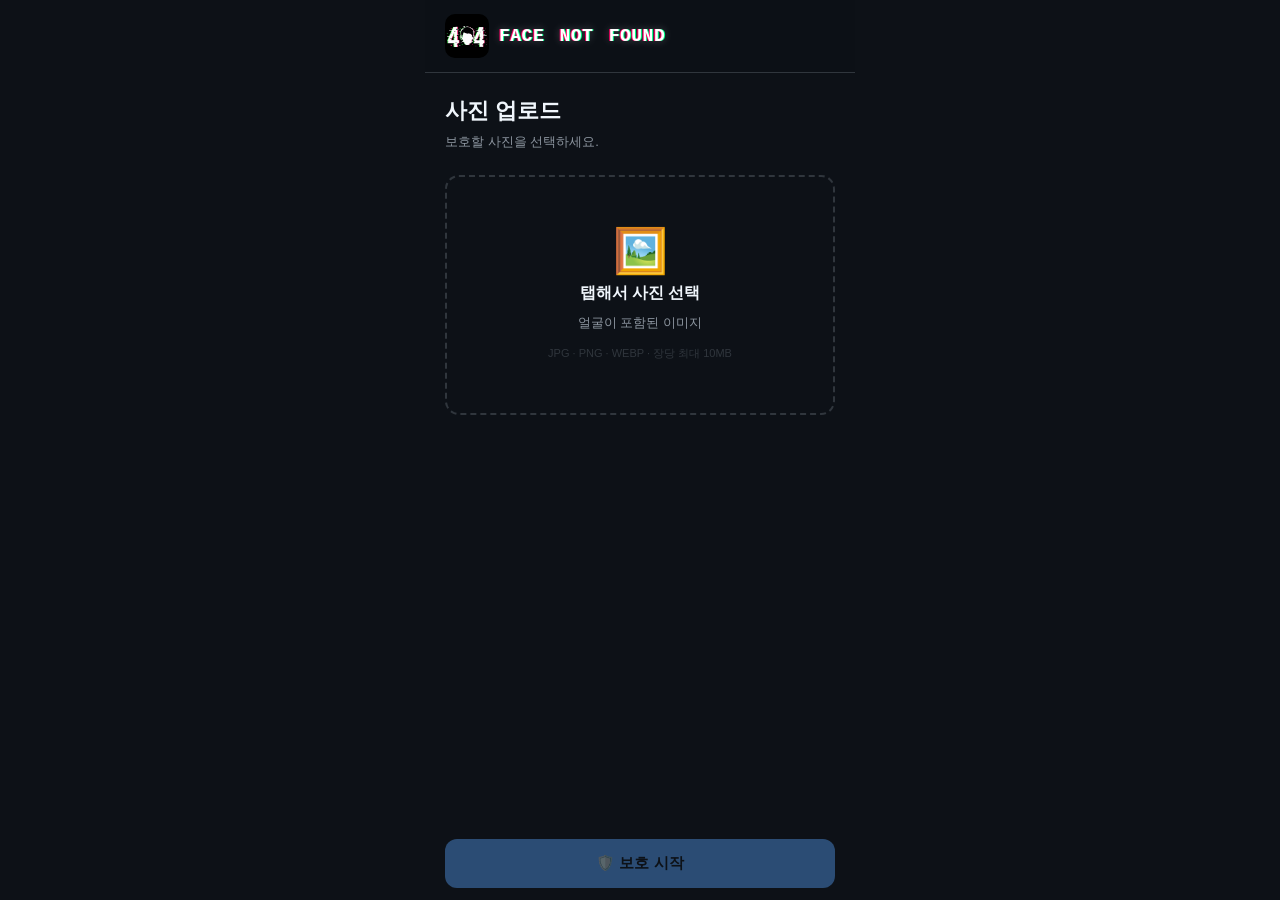
<file: index.html>
<!DOCTYPE html>
<html lang="ko">
<head>
  <meta charset="UTF-8" />
  <meta name="viewport" content="width=device-width, initial-scale=1.0, maximum-scale=1.0, user-scalable=no" />
  <title>FaceNotFound</title>
  <link rel="icon" type="image/png" href="icon.png">
  <link rel="stylesheet" href="style.css" />
</head>
<body>

<div class="app-bar">
  <button class="btn-back" id="btnBack" onclick="resetAll()" hidden>← 뒤로가기</button>
  <div class="app-logo" style="cursor:pointer" onclick="resetAll()">
    <img src="icon.png" alt="" class="app-logo-icon" width="44" height="44">
    <span class="app-logo-text">Face Not Found</span>
  </div>
</div>

<!-- ══ 페이지 본문 (로딩 중 불투명 처리됨) ════════ -->
<div id="pageContent">
  <div class="scroll-area">

    <!-- 업로드 영역 -->
    <div id="uploadSection">
      <p class="section-title">사진 업로드</p>
      <p class="section-sub">보호할 사진을 선택하세요.</p>
      

      <input type="file" id="fileInput" accept="image/jpeg,image/png,image/webp" hidden />

      <div class="drop-zone" id="dropZone">
        <div class="drop-icon">🖼️</div>
        <div class="drop-label">탭해서 사진 선택</div>
        <div class="drop-sub">얼굴이 포함된 이미지</div>
        <div class="drop-fmt">JPG · PNG · WEBP · 장당 최대 10MB</div>
      </div>

      <div class="thumb-area" id="thumbArea">
        <div class="thumb-header">
          <span class="thumb-count" id="thumbCount">0장 선택됨</span>
        </div>
        <div class="thumb-grid" id="thumbGrid">
          <div class="thumb-overlay"><span>탭하여 사진 변경</span></div>
        </div>
      </div>
    </div>

    <!-- 결과 영역 (처음엔 숨김, 보호 완료 후 나타남) -->
    <div id="resultSection" hidden>
      <div class="result-sep"></div>

      <div class="result-badge">✓ 보호 완료</div>
      <p class="section-title" id="resultTitle">사진이 보호되었습니다</p>

      <!-- 원본 / 보호본 비교 (JS가 채움) -->
      <div id="comparePairs"></div>

      <!-- 취약도 점수 -->
      <div class="score-row">
        <div class="score-chip danger">
          <span class="chip-label">보호 전 취약도</span>
          <span class="chip-val" id="scoreOrig">95.5%</span>
        </div>
        <div class="score-arrow">→</div>
        <div class="score-chip safe">
          <span class="chip-label">보호 후 취약도</span>
          <span class="chip-val" id="scoreProt">4.2%</span>
        </div>
      </div>

      <button class="btn btn-green" onclick="downloadAll()">⬇️ 보호된 사진 저장</button>
      <a class="btn btn-outline" style="margin-top:10px" href="analysis.html">📊 분석 보러가기</a>
    </div>

  </div>

  <!-- 하단 고정 버튼 -->
  <div class="sticky-bottom">
    <button class="btn btn-primary" id="btnProtect" onclick="startProtection()" disabled>
      🛡️ 보호 시작
    </button>
  </div>
</div>

<!-- ══ 로딩 오버레이 (업로드 화면 위에 뜸) ════════ -->
<div id="loadingOverlay" hidden>
  <div class="loading-card">
    <div class="spinner-wrap">
      <div class="spinner"></div>
      <div class="spinner-icon">🛡️</div>
    </div>
    <div class="loading-text">
      <div class="loading-title" id="loadingTitle">보호 처리 중...</div>
      <div class="loading-sub"  id="loadingSub">잠시만 기다려 주세요</div>
    </div>
    <div class="progress-wrap">
      <div class="progress-bar" id="progressBar"></div>
    </div>
    <div class="track-list">
      <div class="track-item" id="track0"><div class="track-dot"></div>얼굴 특징점 분석 (MediaPipe)</div>
      <div class="track-item" id="track1"><div class="track-dot"></div>FGSM 적대적 노이즈 생성</div>
      <div class="track-item" id="track2"><div class="track-dot"></div>보호 이미지 렌더링</div>
      <div class="track-item" id="track3"><div class="track-dot"></div>딥페이크 취약도 분석</div>
    </div>
  </div>
</div>

<script src="app.js"></script>
</body>
</html>
</file>
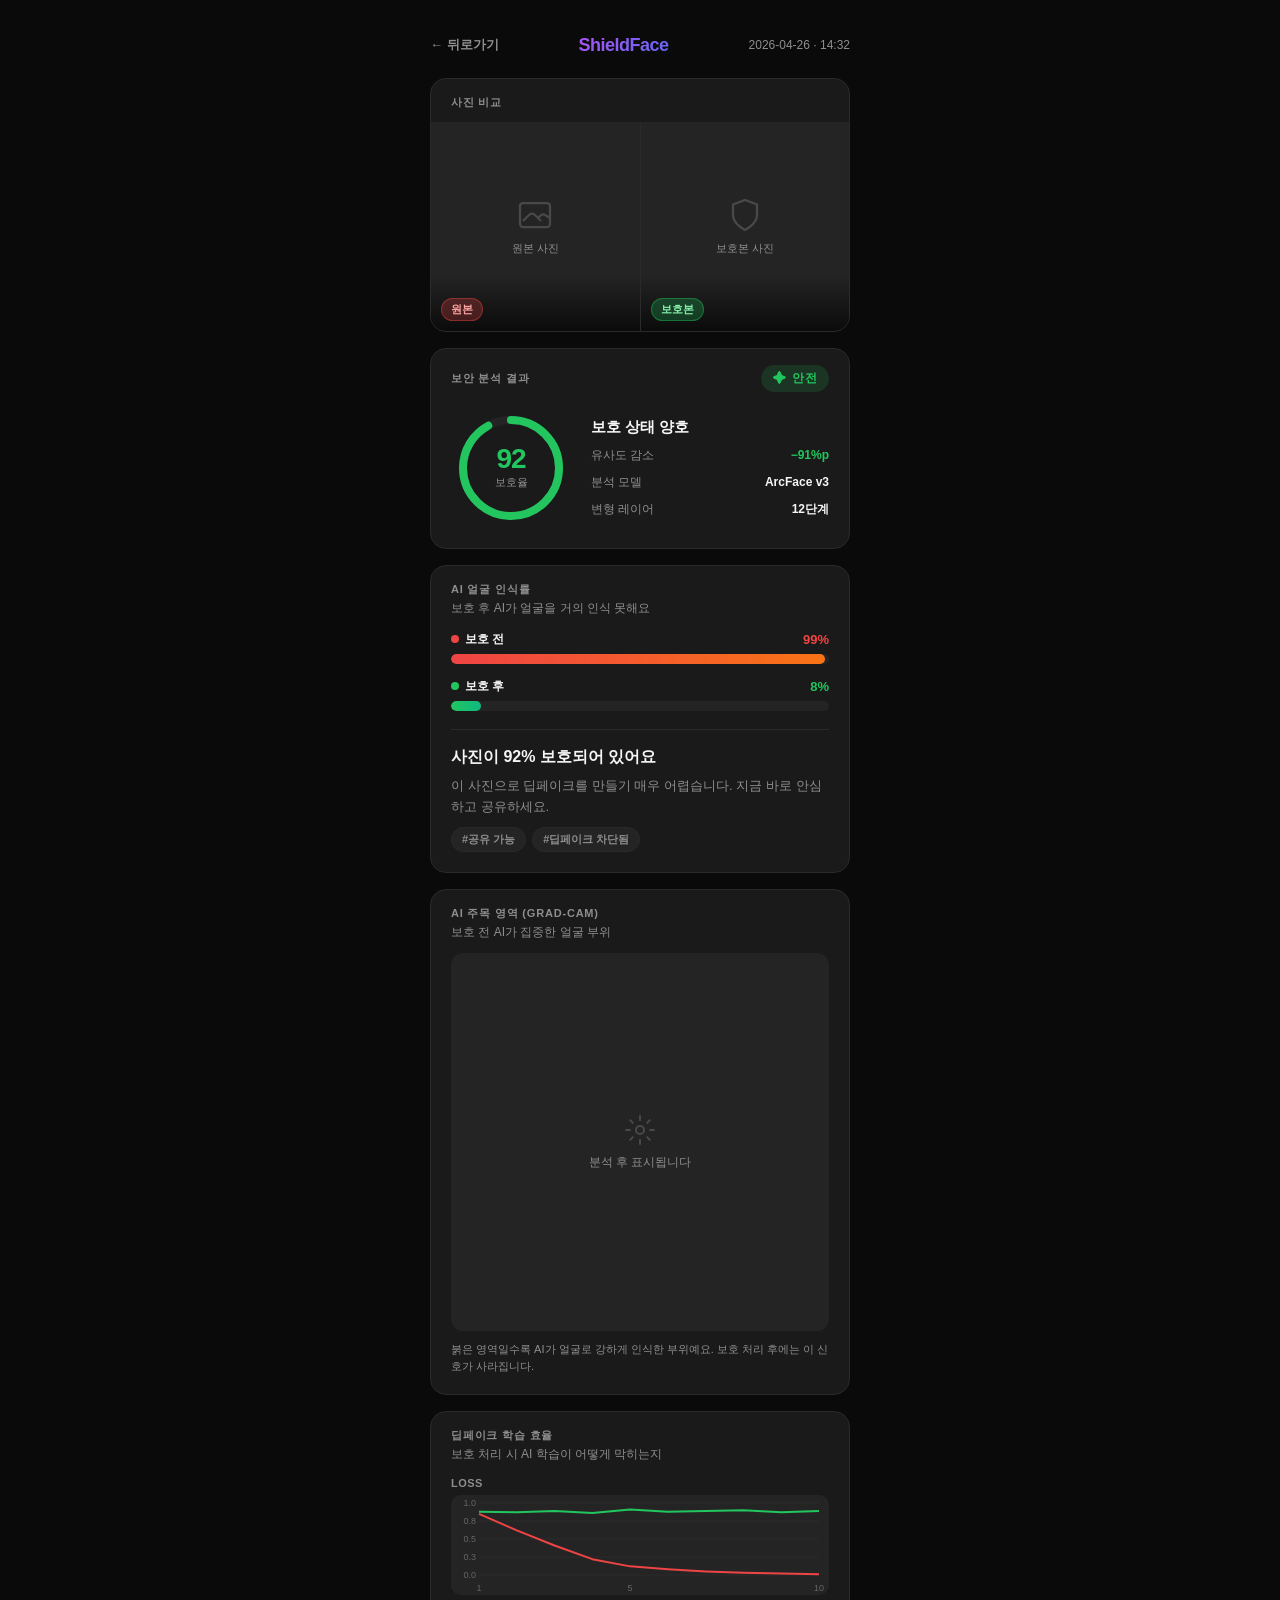
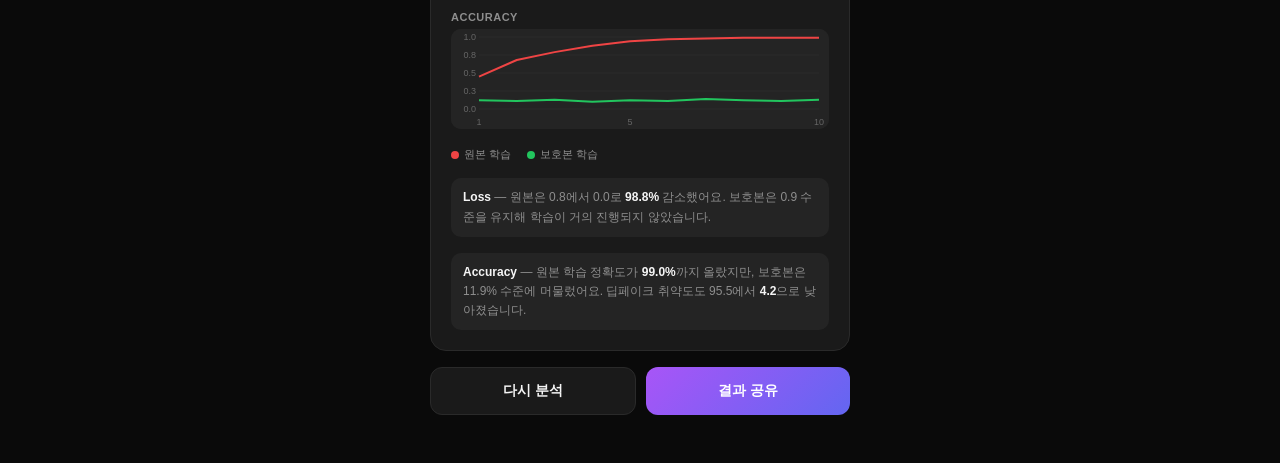
<file: deepfake-result.html>
<!DOCTYPE html>
<html lang="ko">
<head>
<meta charset="UTF-8">
<meta name="viewport" content="width=device-width, initial-scale=1.0">
<title>딥페이크 방어 분석 결과</title>
<style>
  :root {
    --bg: #0a0a0a;
    --surface: #1a1a1a;
    --surface2: #242424;
    --border: #2a2a2a;
    --text: #f5f5f5;
    --text-muted: #8e8e8e;
    --safe: #22c55e;
    --safe-dim: rgba(34,197,94,0.15);
    --warn: #eab308;
    --warn-dim: rgba(234,179,8,0.15);
    --danger: #ef4444;
    --danger-dim: rgba(239,68,68,0.15);
    --accent: #a855f7;
    --accent2: #6366f1;
    --radius: 16px;
  }

  * { box-sizing: border-box; margin: 0; padding: 0; }

  body {
    background: var(--bg);
    color: var(--text);
    font-family: -apple-system, BlinkMacSystemFont, 'Segoe UI', sans-serif;
    min-height: 100vh;
    display: flex;
    justify-content: center;
    padding: 24px 16px 48px;
  }

  .container {
    width: 100%;
    max-width: 420px;
    display: flex;
    flex-direction: column;
    gap: 16px;
  }

  /* ─── Header ─── */
  .header {
    display: flex;
    align-items: center;
    justify-content: space-between;
    padding: 8px 0 4px;
  }
  .btn-back {
    background: none;
    border: none;
    color: var(--text-muted);
    font-size: 13px;
    font-weight: 600;
    cursor: pointer;
    padding: 4px 0;
    display: flex;
    align-items: center;
    gap: 4px;
    transition: color 0.15s;
  }
  .btn-back:hover { color: var(--text); }
  .header-logo {
    font-size: 18px;
    font-weight: 700;
    background: linear-gradient(135deg, var(--accent), var(--accent2));
    -webkit-background-clip: text;
    -webkit-text-fill-color: transparent;
    letter-spacing: -0.5px;
  }
  .header-time {
    font-size: 12px;
    color: var(--text-muted);
  }

  /* ─── Card base ─── */
  .card {
    background: var(--surface);
    border: 1px solid var(--border);
    border-radius: var(--radius);
    overflow: hidden;
  }

  /* ─── Compare card ─── */
  .compare-header {
    display: flex;
    align-items: center;
    justify-content: space-between;
    padding: 16px 20px 12px;
  }
  .compare-hint {
    font-size: 11px;
    color: var(--text-muted);
  }
  .compare-grid {
    display: grid;
    grid-template-columns: 1fr 1fr;
    gap: 1px;
    background: var(--border);
  }
  .compare-slot {
    background: var(--surface);
  }
  .compare-label-wrap {
    display: block;
    cursor: pointer;
  }
  .compare-img-wrap {
    position: relative;
    width: 100%;
    aspect-ratio: 1 / 1;
    background: var(--surface2);
    display: flex;
    align-items: center;
    justify-content: center;
    overflow: hidden;
  }
  .compare-img-wrap img {
    width: 100%; height: 100%;
    object-fit: cover;
    display: none;
    transition: opacity 0.3s;
  }
  .compare-placeholder {
    display: flex;
    flex-direction: column;
    align-items: center;
    gap: 8px;
    color: var(--text-muted);
    padding: 12px;
    text-align: center;
  }
  .compare-placeholder svg { opacity: 0.35; }
  .compare-placeholder span { font-size: 11px; line-height: 1.4; }
  .compare-tag-row {
    position: absolute;
    bottom: 0; left: 0; right: 0;
    padding: 24px 10px 10px;
    background: linear-gradient(transparent, rgba(0,0,0,0.7));
    display: flex;
    align-items: flex-end;
    justify-content: space-between;
  }
  .compare-tag {
    font-size: 11px;
    font-weight: 700;
    border-radius: 999px;
    padding: 3px 9px;
    letter-spacing: 0.2px;
  }
  .compare-tag-before {
    background: rgba(239,68,68,0.25);
    color: #fca5a5;
    border: 1px solid rgba(239,68,68,0.4);
  }
  .compare-tag-after {
    background: rgba(34,197,94,0.25);
    color: #86efac;
    border: 1px solid rgba(34,197,94,0.4);
  }
  .compare-upload-icon {
    font-size: 10px;
    color: rgba(255,255,255,0.5);
    display: flex;
    align-items: center;
    gap: 3px;
  }
  .compare-footer {
    padding: 10px 20px 14px;
    display: flex;
    align-items: center;
    gap: 6px;
    font-size: 11px;
    color: var(--text-muted);
  }
  .scan-badge {
    display: flex;
    align-items: center;
    gap: 5px;
    background: var(--surface2);
    border: 1px solid var(--border);
    border-radius: 999px;
    padding: 4px 10px;
    font-size: 11px;
    color: var(--text-muted);
    margin-left: auto;
  }
  .scan-dot {
    width: 6px; height: 6px;
    border-radius: 50%;
    background: var(--safe);
    animation: pulse-dot 1.5s ease-in-out infinite;
  }
  @keyframes pulse-dot {
    0%,100% { opacity: 1; }
    50% { opacity: 0.3; }
  }

  /* ─── Status card ─── */
  .status-card .card-header {
    display: flex;
    align-items: center;
    justify-content: space-between;
    padding: 16px 20px 0;
  }
  .card-label {
    font-size: 11px;
    font-weight: 600;
    letter-spacing: 0.8px;
    text-transform: uppercase;
    color: var(--text-muted);
  }
  .status-badge {
    display: inline-flex;
    align-items: center;
    gap: 6px;
    border-radius: 999px;
    padding: 5px 12px;
    font-size: 12px;
    font-weight: 700;
    letter-spacing: 0.3px;
  }
  .badge-icon {
    font-size: 13px;
  }

  .status-body {
    display: flex;
    align-items: center;
    justify-content: space-between;
    padding: 16px 20px 20px;
    gap: 20px;
  }

  /* Circular gauge */
  .gauge-wrap {
    position: relative;
    flex-shrink: 0;
    width: 120px;
    height: 120px;
  }
  .gauge-svg {
    transform: rotate(-90deg);
    width: 120px;
    height: 120px;
  }
  .gauge-track {
    fill: none;
    stroke: var(--surface2);
    stroke-width: 8;
  }
  .gauge-fill {
    fill: none;
    stroke-width: 8;
    stroke-linecap: round;
    stroke-dasharray: 301.59;
    stroke-dashoffset: 301.59;
    transition: stroke-dashoffset 1.4s cubic-bezier(0.22, 1, 0.36, 1),
                stroke 0.4s ease;
  }
  .gauge-center {
    position: absolute;
    inset: 0;
    display: flex;
    flex-direction: column;
    align-items: center;
    justify-content: center;
    pointer-events: none;
  }
  .gauge-pct {
    font-size: 28px;
    font-weight: 800;
    line-height: 1;
    letter-spacing: -1px;
  }
  .gauge-unit {
    font-size: 11px;
    color: var(--text-muted);
    margin-top: 2px;
  }

  /* Status info */
  .status-info {
    flex: 1;
    display: flex;
    flex-direction: column;
    gap: 10px;
  }
  .status-title {
    font-size: 15px;
    font-weight: 700;
    line-height: 1.3;
  }
  .stat-row {
    display: flex;
    align-items: center;
    justify-content: space-between;
    font-size: 12px;
  }
  .stat-label { color: var(--text-muted); }
  .stat-val { font-weight: 700; }
  .divider {
    height: 1px;
    background: var(--border);
    margin: 0 20px;
  }

  /* ─── Analysis card (graph + summary merged) ─── */
  .analysis-card .card-header {
    display: flex;
    flex-direction: column;
    gap: 3px;
    padding: 16px 20px 14px;
  }
  .analysis-subtitle {
    font-size: 12px;
    color: var(--text-muted);
  }
  .graph-body {
    padding: 0 20px;
    display: flex;
    flex-direction: column;
    gap: 14px;
  }
  .bar-group {
    display: flex;
    flex-direction: column;
    gap: 6px;
  }
  .bar-label-row {
    display: flex;
    align-items: center;
    justify-content: space-between;
  }
  .bar-tag {
    display: flex;
    align-items: center;
    gap: 6px;
    font-size: 12px;
    font-weight: 600;
  }
  .bar-tag-dot {
    width: 8px; height: 8px;
    border-radius: 50%;
  }
  .bar-pct {
    font-size: 13px;
    font-weight: 800;
  }
  .bar-track {
    width: 100%;
    height: 10px;
    background: var(--surface2);
    border-radius: 999px;
    overflow: hidden;
  }
  .bar-fill {
    height: 100%;
    border-radius: 999px;
    width: 0%;
    transition: width 1.2s cubic-bezier(0.22, 1, 0.36, 1);
  }
  .bar-fill.before { background: linear-gradient(90deg, #ef4444, #f97316); }
  .bar-fill.after  { background: linear-gradient(90deg, #22c55e, #10b981); }
  .analysis-divider {
    height: 1px;
    background: var(--border);
    margin: 18px 20px 0;
  }
  .analysis-summary {
    padding: 16px 20px 20px;
    display: flex;
    flex-direction: column;
    gap: 8px;
  }
  .ai-main {
    font-size: 16px;
    font-weight: 700;
    line-height: 1.4;
  }
  .ai-desc {
    font-size: 13px;
    color: var(--text-muted);
    line-height: 1.6;
  }
  .ai-tags {
    display: flex;
    flex-wrap: wrap;
    gap: 6px;
    margin-top: 2px;
  }
  .ai-tag {
    font-size: 11px;
    font-weight: 600;
    border-radius: 999px;
    padding: 4px 10px;
    background: var(--surface2);
    color: var(--text-muted);
    border: 1px solid var(--border);
  }

  /* ─── Action buttons ─── */
  .actions {
    display: flex;
    gap: 10px;
  }
  .btn {
    flex: 1;
    border: none;
    border-radius: 12px;
    padding: 14px;
    font-size: 14px;
    font-weight: 700;
    cursor: pointer;
    transition: opacity 0.15s, transform 0.1s;
  }
  .btn:active { transform: scale(0.97); }
  .btn-primary {
    background: linear-gradient(135deg, var(--accent), var(--accent2));
    color: #fff;
  }
  .btn-secondary {
    background: var(--surface);
    color: var(--text);
    border: 1px solid var(--border);
  }
  .btn:hover { opacity: 0.85; }

  /* ─── Upload trigger ─── */
  .compare-slot input[type="file"] { display: none; }

  /* ─── Download button ─── */
  .btn-download {
    display: flex;
    align-items: center;
    gap: 5px;
    background: linear-gradient(135deg, var(--accent), var(--accent2));
    color: #fff;
    border: none;
    border-radius: 999px;
    padding: 7px 14px;
    font-size: 12px;
    font-weight: 700;
    cursor: pointer;
    transition: opacity 0.15s, transform 0.1s;
    margin-left: auto;
    flex-shrink: 0;
  }
  .btn-download:disabled {
    background: var(--surface2);
    color: var(--text-muted);
    border: 1px solid var(--border);
    cursor: not-allowed;
  }
  .btn-download:not(:disabled):hover  { opacity: 0.85; }
  .btn-download:not(:disabled):active { transform: scale(0.97); }

  /* ─── Heatmap card ─── */
  .heatmap-header {
    display: flex;
    flex-direction: column;
    gap: 3px;
    padding: 16px 20px 12px;
  }
  .heatmap-body {
    padding: 0 20px 20px;
    display: flex;
    flex-direction: column;
    gap: 10px;
  }
  .heatmap-img-wrap {
    width: 100%;
    aspect-ratio: 1 / 1;
    background: var(--surface2);
    border-radius: 12px;
    overflow: hidden;
    display: flex;
    align-items: center;
    justify-content: center;
  }
  .heatmap-img-wrap img {
    width: 100%; height: 100%;
    object-fit: cover;
    display: none;
  }
  .heatmap-placeholder {
    display: flex;
    flex-direction: column;
    align-items: center;
    gap: 8px;
    color: var(--text-muted);
    font-size: 12px;
  }
  .heatmap-placeholder svg { opacity: 0.35; }
  .heatmap-caption {
    font-size: 11px;
    color: var(--text-muted);
    line-height: 1.5;
  }

  /* ─── Training graph card ─── */
  .training-header {
    display: flex;
    flex-direction: column;
    gap: 3px;
    padding: 16px 20px 14px;
  }
  .training-body {
    padding: 0 20px 20px;
    display: flex;
    flex-direction: column;
    gap: 16px;
  }
  .chart-group {
    display: flex;
    flex-direction: column;
    gap: 6px;
  }
  .chart-title {
    font-size: 11px;
    font-weight: 700;
    color: var(--text-muted);
    letter-spacing: 0.5px;
    text-transform: uppercase;
  }
  .chart-canvas-wrap {
    background: var(--surface2);
    border-radius: 10px;
    overflow: hidden;
    height: 100px;
  }
  canvas {
    display: block;
    width: 100%;
    height: 100px;
  }
  .chart-legend {
    display: flex;
    gap: 16px;
    margin-top: 2px;
  }
  .legend-item {
    display: flex;
    align-items: center;
    gap: 5px;
    font-size: 11px;
    color: var(--text-muted);
  }
  .legend-dot {
    width: 8px; height: 8px;
    border-radius: 50%;
    flex-shrink: 0;
  }
  .training-desc {
    font-size: 12px;
    color: var(--text-muted);
    line-height: 1.6;
    padding: 10px 12px;
    background: var(--surface2);
    border-radius: 10px;
  }
  .training-desc strong {
    color: var(--text);
    font-weight: 700;
  }

  /* ─── Loading spinner ─── */
  .loading-spinner {
    display: inline-block;
    width: 13px; height: 13px;
    border: 2px solid var(--border);
    border-top-color: var(--accent);
    border-radius: 50%;
    animation: spin 0.7s linear infinite;
    vertical-align: middle;
    flex-shrink: 0;
  }
  @keyframes spin { to { transform: rotate(360deg); } }

  /* ─── Responsive tweaks ─── */
  @media (max-width: 360px) {
    .gauge-wrap { width: 100px; height: 100px; }
    .gauge-svg { width: 100px; height: 100px; }
    .gauge-pct { font-size: 22px; }
  }
</style>
</head>
<body>

<!-- ════════════════════════════
     DATA — swap this block for fetch('/api/result') later
     ════════════════════════════ -->
<script>
const RESULT_DATA = {
  level: "safe",
  protectionScore: 92,

  // 얼굴 인식 신뢰도 (detection_confidence * 100)
  similarityBefore: 99,   // original_analysis.detection_confidence
  similarityAfter:  8,    // protection_result.detection_confidence

  photo: {
    originalSrc:  "",
    protectedSrc: "",
  },

  // Grad-CAM 히트맵
  heatmapSrc: "",

  // 딥페이크 취약도
  deepfakeVulnerability: {
    original_score:  95.5,
    protected_score: 4.2,
  },

  // 학습 효율 그래프
  trainingGraph: {
    epochs:            [1, 2, 3, 4, 5, 6, 7, 8, 9, 10],
    loss_original:     [0.85, 0.62, 0.41, 0.22, 0.12, 0.08, 0.05, 0.03, 0.02, 0.01],
    loss_protected:    [0.88, 0.87, 0.89, 0.86, 0.91, 0.88, 0.89, 0.90, 0.87, 0.89],
    accuracy_original: [0.45, 0.68, 0.79, 0.88, 0.94, 0.97, 0.98, 0.99, 0.99, 0.99],
    accuracy_protected:[0.12, 0.11, 0.13, 0.10, 0.12, 0.11, 0.14, 0.12, 0.11, 0.13],
  },

  analyzedAt:     "2026-04-26 · 14:32",
  customHeadline: null,
  customDesc:     null
};

// ─── 백엔드 URL — 서버 주소 바뀌면 여기만 수정
const API_BASE_URL = "http://localhost:8000";

/* ── Level configs ─────────────────────────────────────── */
const LEVEL_CONFIG = {
  safe: {
    label: "안전",
    icon:  "✦",
    color: "var(--safe)",
    dim:   "var(--safe-dim)",
    headline: score => `사진이 ${score}% 보호되어 있어요`,
    desc:  "이 사진으로 딥페이크를 만들기 매우 어렵습니다. 지금 바로 안심하고 공유하세요.",
    tags:  ["공유 가능", "딥페이크 차단됨"]
  },
  warn: {
    label: "주의",
    icon:  "⚠",
    color: "var(--warn)",
    dim:   "var(--warn-dim)",
    headline: score => `사진이 ${score}% 보호되어 있어요`,
    desc:  "어느 정도 보호되어 있지만 완벽하지 않아요. 중요한 사진이라면 재처리 후 사용하세요.",
    tags:  ["신중하게 공유", "재처리 권장"]
  },
  danger: {
    label: "경고",
    icon:  "✕",
    color: "var(--danger)",
    dim:   "var(--danger-dim)",
    headline: score => `보호 강도가 ${score}%로 낮아요`,
    desc:  "지금 상태로 공유하면 딥페이크에 악용될 수 있어요. 재처리 후 사용하세요.",
    tags:  ["공유 보류 권장", "재처리 필요"]
  }
};
</script>
<!-- ════════════════════════════ end DATA ════════════════ -->

<div class="container" id="app">

  <!-- Header -->
  <div class="header">
    <button class="btn-back" onclick="location.href='index.html'">← 뒤로가기</button>
    <span class="header-logo">ShieldFace</span>
    <span class="header-time" id="analyzed-at"></span>
  </div>

  <!-- Compare card -->
  <div class="card" id="compare-card">
    <div class="compare-header">
      <span class="card-label">사진 비교</span>
    </div>
    <div class="compare-grid">

      <!-- 원본 슬롯 -->
      <div class="compare-slot">
        <div class="compare-img-wrap">
          <img id="img-original" alt="원본 사진">
          <div class="compare-placeholder" id="ph-original">
            <svg width="36" height="36" fill="none" stroke="currentColor" stroke-width="1.5" viewBox="0 0 24 24">
              <path d="M4 16l4-4a3 3 0 014 0l4 4M14 14l1.5-1.5a3 3 0 014 0L22 14M8 8h.01M2 6a2 2 0 012-2h16a2 2 0 012 2v12a2 2 0 01-2 2H4a2 2 0 01-2-2V6z"/>
            </svg>
            <span>원본 사진</span>
          </div>
          <div class="compare-tag-row">
            <span class="compare-tag compare-tag-before">원본</span>
          </div>
        </div>
      </div>

      <!-- 보호본 슬롯 -->
      <div class="compare-slot">
        <div class="compare-img-wrap">
          <img id="img-protected" alt="보호본 사진">
          <div class="compare-placeholder" id="ph-protected">
            <svg width="36" height="36" fill="none" stroke="currentColor" stroke-width="1.5" viewBox="0 0 24 24">
              <path d="M12 22s8-4 8-10V5l-8-3-8 3v7c0 6 8 10 8 10z"/>
            </svg>
            <span>보호본 사진</span>
          </div>
          <div class="compare-tag-row">
            <span class="compare-tag compare-tag-after">보호본</span>
          </div>
        </div>
      </div>

    </div>
  </div>

  <!-- Security status card -->
  <div class="card status-card">
    <div class="card-header">
      <span class="card-label">보안 분석 결과</span>
      <span class="status-badge" id="status-badge">
        <span class="badge-icon" id="badge-icon"></span>
        <span id="badge-label"></span>
      </span>
    </div>
    <div class="status-body">
      <!-- Circular gauge -->
      <div class="gauge-wrap">
        <svg class="gauge-svg" viewBox="0 0 120 120">
          <circle class="gauge-track" cx="60" cy="60" r="48"/>
          <circle class="gauge-fill" id="gauge-fill" cx="60" cy="60" r="48"/>
        </svg>
        <div class="gauge-center">
          <span class="gauge-pct" id="gauge-pct">0</span>
          <span class="gauge-unit">보호율</span>
        </div>
      </div>
      <!-- Stats -->
      <div class="status-info">
        <div class="status-title" id="status-title"></div>
        <div class="stat-row">
          <span class="stat-label">유사도 감소</span>
          <span class="stat-val" id="stat-reduction" style="color:var(--safe)"></span>
        </div>
        <div class="stat-row">
          <span class="stat-label">분석 모델</span>
          <span class="stat-val">ArcFace v3</span>
        </div>
        <div class="stat-row">
          <span class="stat-label">변형 레이어</span>
          <span class="stat-val">12단계</span>
        </div>
      </div>
    </div>
  </div>

  <!-- Analysis card: graph + summary merged -->
  <div class="card analysis-card">
    <div class="card-header">
      <span class="card-label">AI 얼굴 인식률</span>
      <span class="analysis-subtitle">보호 후 AI가 얼굴을 거의 인식 못해요</span>
    </div>
    <div class="graph-body">
      <div class="bar-group">
        <div class="bar-label-row">
          <span class="bar-tag">
            <span class="bar-tag-dot" style="background:#ef4444;"></span>
            보호 전
          </span>
          <span class="bar-pct" id="bar-pct-before" style="color:#ef4444;"></span>
        </div>
        <div class="bar-track">
          <div class="bar-fill before" id="bar-before"></div>
        </div>
      </div>
      <div class="bar-group">
        <div class="bar-label-row">
          <span class="bar-tag">
            <span class="bar-tag-dot" style="background:#22c55e;"></span>
            보호 후
          </span>
          <span class="bar-pct" id="bar-pct-after" style="color:#22c55e;"></span>
        </div>
        <div class="bar-track">
          <div class="bar-fill after" id="bar-after"></div>
        </div>
      </div>
    </div>
    <div class="analysis-divider"></div>
    <div class="analysis-summary">
      <div class="ai-main" id="ai-headline"></div>
      <div class="ai-desc" id="ai-desc"></div>
      <div class="ai-tags" id="ai-tags"></div>
    </div>
  </div>

  <!-- Heatmap card -->
  <div class="card" id="heatmap-card">
    <div class="heatmap-header">
      <span class="card-label">AI 주목 영역 (Grad-CAM)</span>
      <span class="analysis-subtitle">보호 전 AI가 집중한 얼굴 부위</span>
    </div>
    <div class="heatmap-body">
      <div class="heatmap-img-wrap">
        <img id="img-heatmap" alt="Grad-CAM heatmap">
        <div class="heatmap-placeholder" id="ph-heatmap">
          <svg width="32" height="32" fill="none" stroke="currentColor" stroke-width="1.5" viewBox="0 0 24 24">
            <circle cx="12" cy="12" r="3"/><path d="M12 1v4M12 19v4M4.22 4.22l2.83 2.83M16.95 16.95l2.83 2.83M1 12h4M19 12h4M4.22 19.78l2.83-2.83M16.95 7.05l2.83-2.83"/>
          </svg>
          <span>분석 후 표시됩니다</span>
        </div>
      </div>
      <p class="heatmap-caption">붉은 영역일수록 AI가 얼굴로 강하게 인식한 부위예요. 보호 처리 후에는 이 신호가 사라집니다.</p>
    </div>
  </div>

  <!-- Training graph card -->
  <div class="card" id="training-card">
    <div class="training-header">
      <span class="card-label">딥페이크 학습 효율</span>
      <span class="analysis-subtitle">보호 처리 시 AI 학습이 어떻게 막히는지</span>
    </div>
    <div class="training-body">
      <div class="chart-group">
        <span class="chart-title">Loss</span>
        <div class="chart-canvas-wrap">
          <canvas id="chart-loss"></canvas>
        </div>
      </div>
      <div class="chart-group">
        <span class="chart-title">Accuracy</span>
        <div class="chart-canvas-wrap">
          <canvas id="chart-acc"></canvas>
        </div>
      </div>
      <div class="chart-legend">
        <div class="legend-item">
          <span class="legend-dot" style="background:#ef4444;"></span>원본 학습
        </div>
        <div class="legend-item">
          <span class="legend-dot" style="background:#22c55e;"></span>보호본 학습
        </div>
      </div>
      <div class="training-desc" id="desc-loss"></div>
      <div class="training-desc" id="desc-acc"></div>
    </div>
  </div>

  <!-- Actions -->
  <div class="actions">
    <button class="btn btn-secondary" onclick="location.href='index.html'">다시 분석</button>
    <button class="btn btn-primary" onclick="shareResult()">결과 공유</button>
  </div>

</div>

<script>
/* ════════════════════════
   Init
   ════════════════════════ */
let _currentData      = RESULT_DATA;
let _currentRequestId = null;

(function init() {
  renderResult(RESULT_DATA);
})();

/* ─── helpers ─── */
function showSlot(slot, src) {
  const img = document.getElementById('img-' + slot);
  const ph  = document.getElementById('ph-'  + slot);
  img.src = src;
  img.style.display = 'block';
  ph.style.display  = 'none';
}

function animateNumber(el, from, to, duration) {
  const start = performance.now();
  function step(now) {
    const t = Math.min((now - start) / duration, 1);
    const ease = 1 - Math.pow(1 - t, 4);
    el.textContent = Math.round(from + (to - from) * ease);
    if (t < 1) requestAnimationFrame(step);
  }
  requestAnimationFrame(step);
}

/* ─── renderResult: 데이터 객체로 전체 UI 갱신 ─── */
function renderResult(d) {
  _currentData = d;
  const cfg    = LEVEL_CONFIG[d.level];
  const clr    = cfg.color;
  const circum = 2 * Math.PI * 48;

  document.getElementById('analyzed-at').textContent = d.analyzedAt;

  if (d.photo.originalSrc)  showSlot('original',  d.photo.originalSrc);
  if (d.photo.protectedSrc) showSlot('protected', d.photo.protectedSrc);

  const badge = document.getElementById('status-badge');
  badge.style.background = cfg.dim;
  badge.style.color = clr;
  badge.style.border = `1px solid ${clr}40`;
  document.getElementById('badge-icon').textContent  = cfg.icon;
  document.getElementById('badge-label').textContent = cfg.label;

  document.getElementById('status-title').textContent =
    d.level === 'safe' ? '보호 상태 양호' :
    d.level === 'warn' ? '보호 수준 보통' : '보호 수준 낮음';

  const redEl = document.getElementById('stat-reduction');
  redEl.textContent = `−${d.similarityBefore - d.similarityAfter}%p`;
  redEl.style.color = clr;

  // 게이지 리셋 후 애니메이션
  const gaugeFill = document.getElementById('gauge-fill');
  const pctEl     = document.getElementById('gauge-pct');
  gaugeFill.style.stroke = clr;
  pctEl.style.color = clr;
  gaugeFill.style.transition = 'none';
  gaugeFill.style.strokeDashoffset = circum;
  pctEl.textContent = '0';
  setTimeout(() => {
    gaugeFill.style.transition = 'stroke-dashoffset 1.4s cubic-bezier(0.22, 1, 0.36, 1)';
    gaugeFill.style.strokeDashoffset = circum - (circum * d.protectionScore / 100);
    animateNumber(pctEl, 0, d.protectionScore, 1400);
  }, 80);

  // 막대 리셋 후 애니메이션
  document.getElementById('bar-pct-before').textContent = d.similarityBefore + '%';
  document.getElementById('bar-pct-after').textContent  = d.similarityAfter  + '%';
  const bB = document.getElementById('bar-before');
  const bA = document.getElementById('bar-after');
  bB.style.transition = bA.style.transition = 'none';
  bB.style.width = bA.style.width = '0%';
  setTimeout(() => {
    bB.style.transition = bA.style.transition = 'width 1.2s cubic-bezier(0.22, 1, 0.36, 1)';
    bB.style.width = d.similarityBefore + '%';
    bA.style.width = d.similarityAfter  + '%';
  }, 200);

  document.getElementById('ai-headline').textContent = d.customHeadline || cfg.headline(d.protectionScore);
  document.getElementById('ai-desc').textContent     = d.customDesc     || cfg.desc;
  const tagsEl = document.getElementById('ai-tags');
  tagsEl.innerHTML = '';
  cfg.tags.forEach(t => {
    const span = document.createElement('span');
    span.className = 'ai-tag';
    span.textContent = '#' + t;
    tagsEl.appendChild(span);
  });

  // 히트맵
  const hmImg = document.getElementById('img-heatmap');
  const hmPh  = document.getElementById('ph-heatmap');
  if (d.heatmapSrc) {
    hmImg.src = d.heatmapSrc;
    hmImg.style.display = 'block';
    hmPh.style.display  = 'none';
  } else {
    hmImg.style.display = 'none';
    hmPh.style.display  = 'flex';
  }

  // 학습 효율 차트 + 설명
  if (d.trainingGraph) {
    setTimeout(() => {
      const g = d.trainingGraph;
      drawChart('chart-loss', g.epochs, g.loss_original,     g.loss_protected,     1.0);
      drawChart('chart-acc',  g.epochs, g.accuracy_original, g.accuracy_protected, 1.0);
    }, 100);
    renderTrainingDesc(d.trainingGraph, d.deepfakeVulnerability);
  }
}

/* ─── renderTrainingDesc: 차트 아래 동적 설명 ─── */
function renderTrainingDesc(tg, vuln) {
  if (!tg) return;
  const avg = arr => arr.reduce((a, b) => a + b, 0) / arr.length;
  const f   = n   => Number(n).toFixed(1);

  const lossFirst    = tg.loss_original[0];
  const lossLast     = tg.loss_original[tg.loss_original.length - 1];
  const lossProtAvg  = avg(tg.loss_protected);
  const lossReduct   = ((lossFirst - lossLast) / lossFirst * 100);

  const accOrigLast  = avg([tg.accuracy_original[tg.accuracy_original.length - 1]]) * 100;
  const accProtAvg   = avg(tg.accuracy_protected) * 100;

  const lossEl = document.getElementById('desc-loss');
  const accEl  = document.getElementById('desc-acc');

  if (lossEl) lossEl.innerHTML =
    `<strong>Loss</strong> — 원본은 ${f(lossFirst)}에서 ${f(lossLast)}로 ` +
    `<strong>${f(lossReduct)}%</strong> 감소했어요. ` +
    `보호본은 ${f(lossProtAvg)} 수준을 유지해 학습이 거의 진행되지 않았습니다.`;

  let accText =
    `<strong>Accuracy</strong> — 원본 학습 정확도가 <strong>${f(accOrigLast)}%</strong>까지 올랐지만, ` +
    `보호본은 ${f(accProtAvg)}% 수준에 머물렀어요.`;
  if (vuln) {
    accText +=
      ` 딥페이크 취약도도 ${f(vuln.original_score)}에서 <strong>${f(vuln.protected_score)}</strong>으로 낮아졌습니다.`;
  }
  if (accEl) accEl.innerHTML = accText;
}

/* ─── drawChart: canvas 라인 차트 ─── */
function drawChart(id, epochs, line1, line2, yMax) {
  const canvas = document.getElementById(id);
  if (!canvas) return;
  const wrap = canvas.parentElement;
  canvas.width  = wrap.clientWidth  || 360;
  canvas.height = wrap.clientHeight || 100;
  const ctx = canvas.getContext('2d');
  const W = canvas.width, H = canvas.height;
  const p = { t: 8, r: 10, b: 20, l: 28 };
  const cW = W - p.l - p.r, cH = H - p.t - p.b;

  ctx.clearRect(0, 0, W, H);
  ctx.fillStyle = '#242424';
  ctx.fillRect(0, 0, W, H);

  // 그리드
  ctx.strokeStyle = '#2a2a2a';
  ctx.lineWidth = 1;
  for (let i = 0; i <= 4; i++) {
    const y = p.t + (cH / 4) * i;
    ctx.beginPath(); ctx.moveTo(p.l, y); ctx.lineTo(p.l + cW, y); ctx.stroke();
    ctx.fillStyle = '#666'; ctx.font = '9px sans-serif'; ctx.textAlign = 'right';
    ctx.fillText((yMax * (4 - i) / 4).toFixed(1), p.l - 3, y + 3);
  }

  // X 레이블
  ctx.fillStyle = '#666'; ctx.font = '9px sans-serif'; ctx.textAlign = 'center';
  [0, Math.floor((epochs.length-1)/2), epochs.length-1].forEach(i => {
    const x = p.l + (cW / (epochs.length - 1)) * i;
    ctx.fillText(epochs[i], x, H - 4);
  });

  // 라인
  function line(data, color) {
    ctx.beginPath(); ctx.strokeStyle = color; ctx.lineWidth = 2; ctx.lineJoin = 'round';
    data.forEach((v, i) => {
      const x = p.l + (cW / (data.length - 1)) * i;
      const y = p.t + cH - Math.min(v / yMax, 1) * cH;
      i === 0 ? ctx.moveTo(x, y) : ctx.lineTo(x, y);
    });
    ctx.stroke();
  }
  line(line1, '#ef4444');
  line(line2, '#22c55e');
}

/* ─── fetchProtection: 원본 업로드 시 백엔드 호출 ─── */
async function fetchProtection(imageB64) {
  setLoading(true);
  try {
    const res = await fetch(`${API_BASE_URL}/analyze`, {
      method:  'POST',
      headers: { 'Content-Type': 'application/json' },
      body: JSON.stringify({
        image_data: { original_base64: imageB64 },
        parameters: { protection_algorithm: 'FGSM', epsilon: 0.03 }
      })
    });
    if (!res.ok) throw new Error(`서버 오류 ${res.status}`);
    const data = await res.json();

    _currentRequestId = data.request_id;

    const detBefore      = Math.round(data.original_analysis.detection_confidence * 100);
    const detAfter       = Math.round(data.protection_result.detection_confidence * 100);
    const protectedScore = Math.round((1 - data.protection_result.detection_confidence) * 100);

    renderResult({
      level:            protectedScore >= 70 ? 'safe' : protectedScore >= 40 ? 'warn' : 'danger',
      protectionScore:  protectedScore,
      similarityBefore: detBefore,
      similarityAfter:  detAfter,
      photo: {
        originalSrc:  imageB64,
        protectedSrc: data.protection_result.protected_image_base64,
      },
      heatmapSrc:            data.original_analysis.ai_perception.grad_cam_heatmap,
      trainingGraph:         data.simulation_metrics.training_efficiency_graph,
      deepfakeVulnerability: data.simulation_metrics.deepfake_vulnerability,
      analyzedAt:            new Date().toLocaleString('ko-KR'),
      customHeadline: null,
      customDesc:     null,
    });
    setLoading(false);
  } catch (err) {
    setLoading(false, err.message);
  }
}

/* ─── setLoading: 로딩/에러 상태 표시 ─── */
function setLoading(on, errMsg) {
  const hint  = document.querySelector('.compare-hint');
  if (on) {
    if (hint) hint.innerHTML = '<span class="loading-spinner"></span> 분석 중…';
  } else if (errMsg) {
    if (hint) hint.textContent = `⚠ 연결 실패: ${errMsg}`;
  } else {
    if (hint) hint.textContent = '';
  }
}

function resetDemo() {
  location.reload();
}

async function downloadProtected() {
  if (!_currentRequestId) return;

  // 백엔드 /api/download/{request_id} 에서 직접 파일 수신
  const res  = await fetch(`${API_BASE_URL}/api/download/${_currentRequestId}`);
  const blob = await res.blob();
  const url  = URL.createObjectURL(blob);
  const a    = document.createElement('a');
  a.href     = url;
  a.download = 'shieldface_protected.png';
  document.body.appendChild(a);
  a.click();
  document.body.removeChild(a);
  URL.revokeObjectURL(url);
}

async function shareResult() {
  const score = _currentData.protectionScore;
  const text  = `내 사진이 ${score}% 보호되었습니다! #ShieldFace #딥페이크차단`;
  const btn   = document.querySelector('.btn-primary');

  if (navigator.share) {
    try { await navigator.share({ title: 'ShieldFace 결과', text }); }
    catch (_) {}
    return;
  }

  // Web Share API 미지원 → 클립보드 복사 후 버튼 텍스트 피드백
  try {
    await navigator.clipboard.writeText(text);
  } catch (_) {
    // clipboard도 막힌 환경 대비
    const ta = document.createElement('textarea');
    ta.value = text;
    ta.style.cssText = 'position:fixed;opacity:0';
    document.body.appendChild(ta);
    ta.select();
    document.execCommand('copy');
    document.body.removeChild(ta);
  }

  const original = btn.textContent;
  btn.textContent = '복사됨!';
  setTimeout(() => { btn.textContent = original; }, 1800);
}

/* ══════════════════════════════════════════════════════
   HOW TO CONNECT YOUR BACKEND
   ══════════════════════════════════════════════════════
   Replace the RESULT_DATA literal at the top with:

   const RESULT_DATA = await fetch('/api/deepfake-result?id=PHOTO_ID')
     .then(r => r.json());

   Your API should return the same shape as RESULT_DATA above.
   photo.originalSrc / photo.protectedSrc → base64 or URL strings.
   ══════════════════════════════════════════════════════ */
</script>
</body>
</html>
</file>
<file: style.css>
:root {
  --bg:      #0d1117;
  --surface: #161b22;
  --surface2:#21262d;
  --border:  #30363d;
  --accent:  #58a6ff;
  --green:   #3fb950;
  --red:     #f85149;
  --text:    #f0f6fc;
  --muted:   #8b949e;
  --r:       14px;
  --safe-b:  env(safe-area-inset-bottom, 0px);
}

*, *::before, *::after { box-sizing: border-box; margin: 0; padding: 0; }

html, body {
  height: 100%;
  background: var(--bg);
  color: var(--text);
  font-family: -apple-system, BlinkMacSystemFont, 'Segoe UI', sans-serif;
  -webkit-font-smoothing: antialiased;
}

body {
  display: flex;
  flex-direction: column;
  max-width: 430px;
  margin: 0 auto;
  min-height: 100%;
}

/* ── App bar ─────────────────────────────────────── */
.app-bar {
  position: sticky;
  top: 0;
  z-index: 100;
  background: rgba(13,17,23,.9);
  backdrop-filter: blur(12px);
  -webkit-backdrop-filter: blur(12px);
  border-bottom: 1px solid var(--border);
  padding: 14px 20px;
  display: flex;
  align-items: center;
  gap: 10px;
}
.logo-badge {
  background: var(--accent);
  color: #0d1117;
  font-weight: 800;
  font-size: 12px;
  letter-spacing: 1px;
  padding: 3px 9px;
  border-radius: 6px;
}
.app-bar-title { font-size: 14px; font-weight: 600; color: var(--text); }

.btn-back {
  background: none;
  border: none;
  color: var(--muted);
  font-size: 13px;
  font-weight: 600;
  cursor: pointer;
  padding: 4px 0;
  flex-shrink: 0;
  transition: color 0.15s;
}
.btn-back:hover { color: var(--text); }

.app-logo {
  display: flex;
  align-items: center;
  gap: 10px;
}
.app-logo-icon {
  width: 44px;
  height: 44px;
  flex-shrink: 0;
  border-radius: 10px;
}
.app-logo-text {
  font-size: 18px;
  font-weight: 900;
  font-family: 'Courier New', Courier, monospace;
  color: #ffffff;
  text-shadow: -1px 0 #ff0066, 1px 0 #00ff88, 0 0 8px rgba(255,255,255,0.3);
  letter-spacing: 0.5px;
  word-spacing: 4px;
  text-transform: uppercase;
}

/* ── Page content ────────────────────────────────── */
#pageContent {
  display: flex;
  flex-direction: column;
  flex: 1;
  transition: opacity .3s ease;
}
#pageContent.dimmed {
  opacity: 0.25;
  pointer-events: none;
  user-select: none;
}

/* ── Scroll area + sticky bottom ─────────────────── */
.scroll-area {
  flex: 1;
  overflow-y: auto;
  padding: 24px 20px;
  padding-bottom: calc(80px + var(--safe-b));
}

.sticky-bottom {
  position: sticky;
  bottom: 0;
  background: linear-gradient(to top, var(--bg) 60%, transparent);
  padding: 12px 20px calc(12px + var(--safe-b));
}

/* ── Buttons ─────────────────────────────────────── */
.btn {
  display: flex;
  align-items: center;
  justify-content: center;
  gap: 8px;
  width: 100%;
  padding: 15px 20px;
  border-radius: 12px;
  font-size: 15px;
  font-weight: 700;
  cursor: pointer;
  border: none;
  text-decoration: none;
  -webkit-tap-highlight-color: transparent;
  transition: opacity .15s, transform .1s;
}
.btn:active   { transform: scale(.97); opacity: .85; }
.btn-primary  { background: var(--accent); color: #0d1117; }
.btn-green    { background: var(--green);  color: #0d1117; }
.btn-outline  { background: transparent; color: var(--accent); border: 1.5px solid var(--accent); }
.btn-ghost    { background: var(--surface2); color: var(--text); border: 1px solid var(--border); }
.btn:disabled { opacity: .4; pointer-events: none; }

/* ── Section title ───────────────────────────────── */
.section-title {
  font-size: 22px;
  font-weight: 800;
  line-height: 1.3;
  margin-bottom: 6px;
}
.section-sub {
  font-size: 13px;
  color: var(--muted);
  line-height: 1.5;
  margin-bottom: 24px;
}

/* ══════════════════════════════════════════════════
   UPLOAD
══════════════════════════════════════════════════ */

.drop-zone {
  width: 100%;
  border: 2px dashed var(--border);
  border-radius: var(--r);
  padding: 52px 20px;
  display: flex;
  flex-direction: column;
  align-items: center;
  gap: 10px;
  cursor: pointer;
  transition: border-color .2s, background .2s;
  -webkit-tap-highlight-color: transparent;
}
.drop-zone.dragover { border-color: var(--accent); background: rgba(88,166,255,.06); }

.drop-icon  { font-size: 44px; line-height: 1; }
.drop-label { font-size: 16px; font-weight: 700; text-align: center; }
.drop-sub   { font-size: 13px; color: var(--muted); text-align: center; }
.drop-fmt   { font-size: 11px; color: var(--border); margin-top: 4px; }

.thumb-area { display: none; flex-direction: column; gap: 12px; }
.thumb-area.visible { display: flex; }

.thumb-header { display: flex; align-items: center; justify-content: space-between; }
.thumb-count  { font-size: 13px; font-weight: 700; color: var(--accent); }

.thumb-grid {
  cursor: pointer;
  -webkit-tap-highlight-color: transparent;
  position: relative;
  border-radius: 10px;
  overflow: hidden;
}
.thumb-grid:active { opacity: .8; }

.thumb-item {
  width: 100%;
  background: var(--surface2);
}
.thumb-item img { width: 100%; height: auto; display: block; }

.thumb-overlay {
  position: absolute;
  inset: 0;
  background: rgba(13,17,23,.55);
  display: flex;
  align-items: center;
  justify-content: center;
  border-radius: 10px;
  pointer-events: none;
}
.thumb-overlay span {
  font-size: 13px;
  font-weight: 700;
  color: var(--text);
  background: rgba(0,0,0,.5);
  padding: 6px 14px;
  border-radius: 99px;
  backdrop-filter: blur(4px);
}

/* ══════════════════════════════════════════════════
   LOADING OVERLAY
══════════════════════════════════════════════════ */

#loadingOverlay {
  position: fixed;
  inset: 0;
  z-index: 200;
  background: rgba(13,17,23,.75);
  backdrop-filter: blur(6px);
  -webkit-backdrop-filter: blur(6px);
  display: flex;
  align-items: center;
  justify-content: center;
  padding: 32px 20px;
}
#loadingOverlay[hidden] { display: none; }

.loading-card {
  width: 100%;
  max-width: 390px;
  background: var(--surface);
  border: 1px solid var(--border);
  border-radius: var(--r);
  padding: 36px 24px;
  display: flex;
  flex-direction: column;
  align-items: center;
  gap: 24px;
}

.spinner-wrap { position: relative; width: 72px; height: 72px; }
.spinner {
  width: 72px; height: 72px;
  border: 3px solid var(--border);
  border-top-color: var(--accent);
  border-radius: 50%;
  animation: spin .85s linear infinite;
}
@keyframes spin { to { transform: rotate(360deg); } }
.spinner-icon {
  position: absolute; inset: 0;
  display: flex; align-items: center; justify-content: center;
  font-size: 26px;
}

.loading-text  { text-align: center; display: flex; flex-direction: column; gap: 5px; }
.loading-title { font-size: 17px; font-weight: 700; }
.loading-sub   { font-size: 13px; color: var(--muted); }

.progress-wrap {
  width: 100%;
  height: 4px;
  background: var(--surface2);
  border-radius: 99px;
  overflow: hidden;
}
.progress-bar {
  height: 100%;
  background: var(--accent);
  border-radius: 99px;
  width: 0%;
  transition: width .5s ease;
}

.track-list { width: 100%; display: flex; flex-direction: column; gap: 8px; }
.track-item {
  display: flex; align-items: center; gap: 10px;
  padding: 11px 14px;
  border-radius: 9px;
  background: var(--surface2);
  border: 1px solid var(--border);
  font-size: 13px;
  color: var(--muted);
  transition: border-color .3s, color .3s;
}
.track-item.active { border-color: var(--accent); color: var(--text); }
.track-item.done   { border-color: var(--green);  color: var(--text); }
.track-dot {
  width: 8px; height: 8px; border-radius: 50%;
  background: var(--border); flex-shrink: 0;
  transition: background .3s;
}
.track-item.active .track-dot { background: var(--accent); animation: pulse 1s infinite; }
.track-item.done   .track-dot { background: var(--green); }
@keyframes pulse { 0%,100%{opacity:1} 50%{opacity:.25} }

/* ══════════════════════════════════════════════════
   RESULT
══════════════════════════════════════════════════ */

.result-sep {
  height: 1px;
  background: var(--border);
  margin: 32px 0 28px;
}

.result-badge {
  display: inline-flex; align-items: center; gap: 6px;
  background: rgba(63,185,80,.12);
  border: 1px solid var(--green);
  color: var(--green);
  padding: 4px 12px; border-radius: 99px;
  font-size: 12px; font-weight: 700;
  margin-bottom: 10px;
}

#resultSection { animation: fadeUp .3s ease; }
@keyframes fadeUp {
  from { opacity: 0; transform: translateY(12px); }
  to   { opacity: 1; transform: translateY(0); }
}

/* 원본 / 보호본 나란히 비교 */
.compare-pair {
  display: grid;
  grid-template-columns: 1fr 1fr;
  gap: 10px;
  margin-bottom: 20px;
}
.compare-item {
  display: flex;
  flex-direction: column;
  gap: 6px;
}
.compare-item img {
  width: 100%;
  height: auto;
  border-radius: 10px;
  border: 1px solid var(--border);
  display: block;
}
.compare-label {
  font-size: 12px;
  font-weight: 700;
  text-align: center;
}
.compare-label.orig { color: var(--muted); }
.compare-label.prot { color: var(--green); }

/* 사진 여러 장일 때 쌍 간격 */
.compare-pair + .compare-pair { margin-top: 14px; }

/* Score chips */
.score-row {
  display: flex;
  align-items: center;
  gap: 8px;
  margin-bottom: 16px;
}
.score-chip {
  flex: 1;
  background: var(--surface);
  border: 1px solid var(--border);
  border-radius: 12px;
  padding: 14px;
  display: flex; flex-direction: column; gap: 3px;
}
.chip-label { font-size: 10px; color: var(--muted); text-transform: uppercase; letter-spacing: .5px; }
.chip-val   { font-size: 26px; font-weight: 900; line-height: 1; }
.score-chip.danger .chip-val { color: var(--red); }
.score-chip.safe   .chip-val { color: var(--green); }
.score-arrow { font-size: 18px; color: var(--muted); flex-shrink: 0; }

.reset-link {
  text-align: center;
  padding: 14px 10px 4px;
  font-size: 13px;
  color: var(--muted);
  cursor: pointer;
  -webkit-tap-highlight-color: transparent;
}
.reset-link:active { color: var(--text); }
</file>
